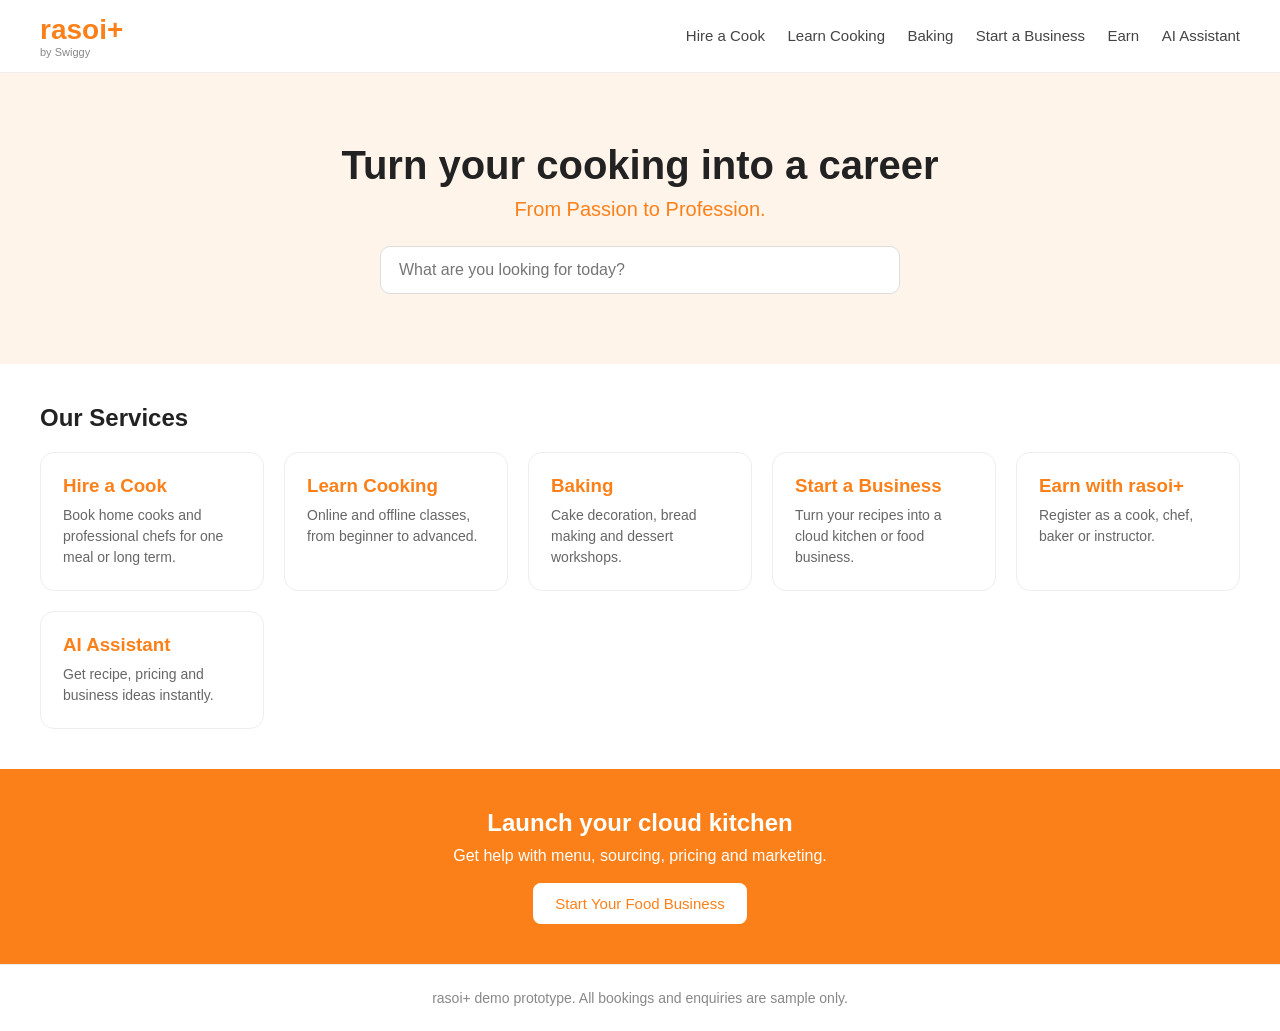
<file: rasoi-plus/index.html>
<!DOCTYPE html>
<html lang="en">
<head>
  <meta charset="UTF-8">
  <meta name="viewport" content="width=device-width, initial-scale=1.0">
  <title>From Passion to Profession | rasoi+</title>
  <link rel="stylesheet" href="style.css">
</head>
<body>
<header>
  <a href="index.html" class="logo">rasoi+<small>by Swiggy</small></a>
  <nav>
    <a href="hire-cook.html">Hire a Cook</a>
    <a href="learn.html">Learn Cooking</a>
    <a href="baking.html">Baking</a>
    <a href="start-business.html">Start a Business</a>
    <a href="earn.html">Earn</a>
    <a href="assistant.html">AI Assistant</a>
  </nav>
</header>

<div class="hero">
  <h1>Turn your cooking into a career</h1>
  <p class="tagline">From Passion to Profession.</p>
  <input class="search" type="text" placeholder="What are you looking for today?">
</div>

<section>
  <h2>Our Services</h2>
  <div class="cards">
    <a class="card" href="hire-cook.html"><h3>Hire a Cook</h3><p>Book home cooks and professional chefs for one meal or long term.</p></a>
    <a class="card" href="learn.html"><h3>Learn Cooking</h3><p>Online and offline classes, from beginner to advanced.</p></a>
    <a class="card" href="baking.html"><h3>Baking</h3><p>Cake decoration, bread making and dessert workshops.</p></a>
    <a class="card" href="start-business.html"><h3>Start a Business</h3><p>Turn your recipes into a cloud kitchen or food business.</p></a>
    <a class="card" href="earn.html"><h3>Earn with rasoi+</h3><p>Register as a cook, chef, baker or instructor.</p></a>
    <a class="card" href="assistant.html"><h3>AI Assistant</h3><p>Get recipe, pricing and business ideas instantly.</p></a>
  </div>
</section>

<section class="promo">
  <h2>Launch your cloud kitchen</h2>
  <p>Get help with menu, sourcing, pricing and marketing.</p>
  <a class="btn" href="start-business.html">Start Your Food Business</a>
</section>

<footer>rasoi+ demo prototype. All bookings and enquiries are sample only.</footer>
<script src="script.js"></script>
</body>
</html>
</file>
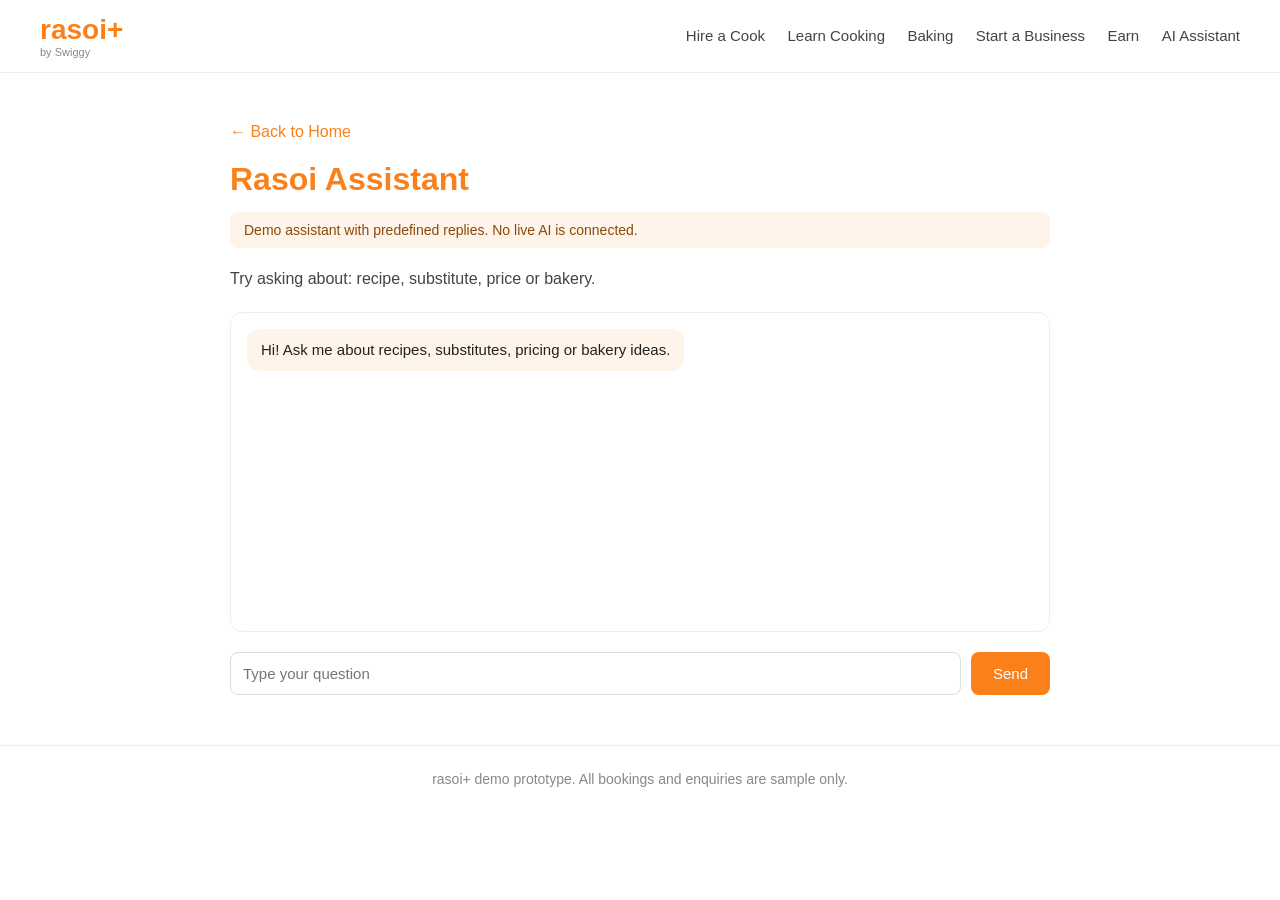
<file: rasoi-plus/assistant.html>
<!DOCTYPE html>
<html lang="en">
<head>
  <meta charset="UTF-8">
  <meta name="viewport" content="width=device-width, initial-scale=1.0">
  <title>AI Assistant | rasoi+</title>
  <link rel="stylesheet" href="style.css">
</head>
<body>
<header>
  <a href="index.html" class="logo">rasoi+<small>by Swiggy</small></a>
  <nav>
    <a href="hire-cook.html">Hire a Cook</a>
    <a href="learn.html">Learn Cooking</a>
    <a href="baking.html">Baking</a>
    <a href="start-business.html">Start a Business</a>
    <a href="earn.html">Earn</a>
    <a href="assistant.html">AI Assistant</a>
  </nav>
</header>
<div class="page">
  <a class="back" href="index.html">&larr; Back to Home</a>
  <h1>Rasoi Assistant</h1>
  <div class="demo-note">Demo assistant with predefined replies. No live AI is connected.</div>
  <p>Try asking about: recipe, substitute, price or bakery.</p>

  <div class="chat-box" id="chat-box">
    <div class="bubble bot">Hi! Ask me about recipes, substitutes, pricing or bakery ideas.</div>
  </div>
  <form class="chat-form" id="chat-form">
    <input id="chat-input" type="text" placeholder="Type your question">
    <button class="btn" type="submit">Send</button>
  </form>
</div>
<footer>rasoi+ demo prototype. All bookings and enquiries are sample only.</footer>
<script src="script.js"></script>
</body>
</html>
</file>
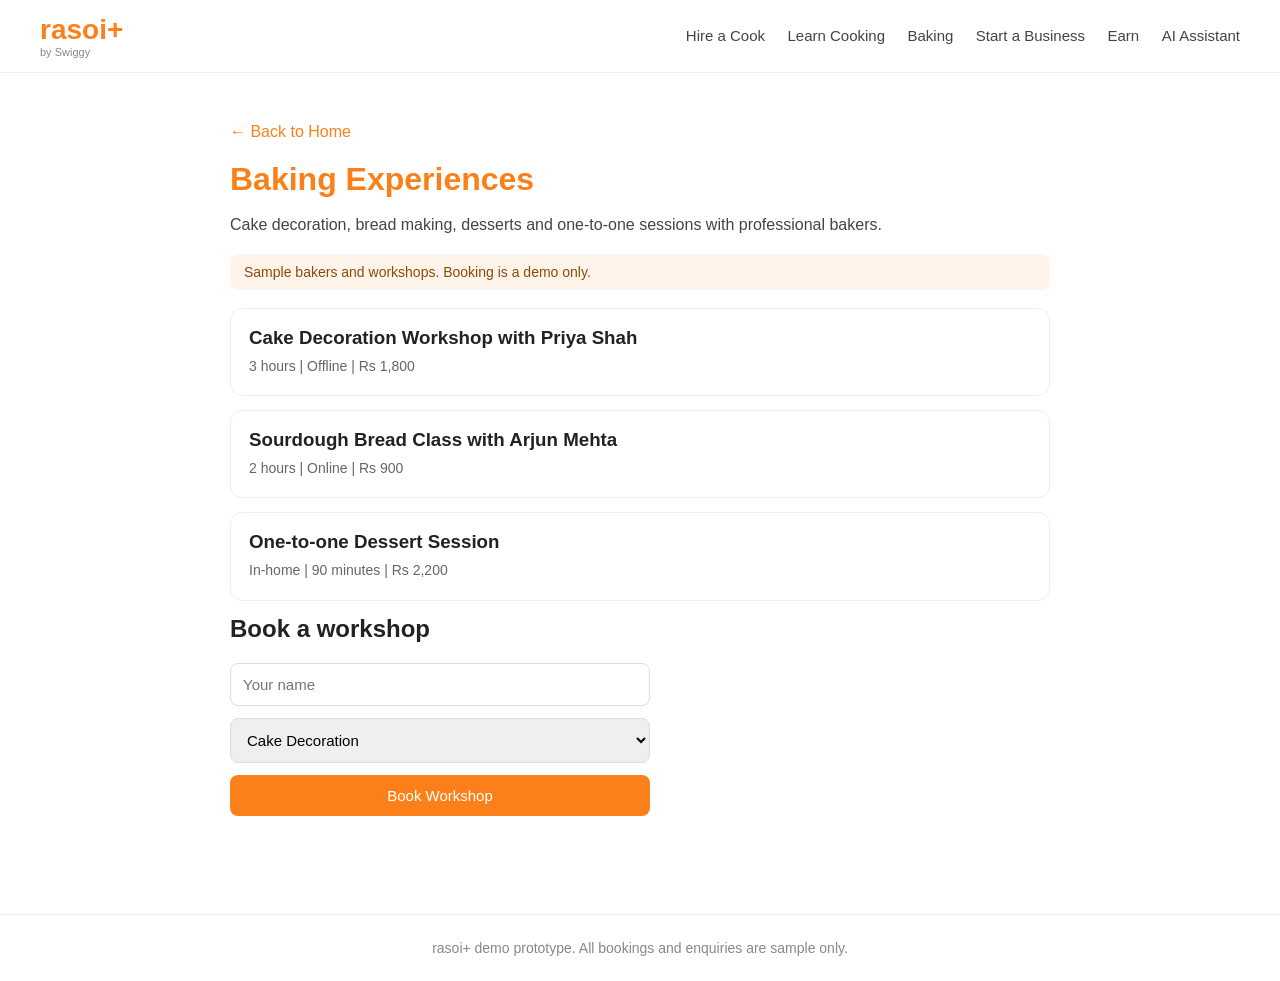
<file: rasoi-plus/baking.html>
<!DOCTYPE html>
<html lang="en">
<head>
  <meta charset="UTF-8">
  <meta name="viewport" content="width=device-width, initial-scale=1.0">
  <title>Baking Experiences | rasoi+</title>
  <link rel="stylesheet" href="style.css">
</head>
<body>
<header>
  <a href="index.html" class="logo">rasoi+<small>by Swiggy</small></a>
  <nav>
    <a href="hire-cook.html">Hire a Cook</a>
    <a href="learn.html">Learn Cooking</a>
    <a href="baking.html">Baking</a>
    <a href="start-business.html">Start a Business</a>
    <a href="earn.html">Earn</a>
    <a href="assistant.html">AI Assistant</a>
  </nav>
</header>
<div class="page">
  <a class="back" href="index.html">&larr; Back to Home</a>
  <h1>Baking Experiences</h1>
  <p>Cake decoration, bread making, desserts and one-to-one sessions with professional bakers.</p>
  <div class="demo-note">Sample bakers and workshops. Booking is a demo only.</div>

  <div class="item"><h3>Cake Decoration Workshop with Priya Shah</h3><p>3 hours | Offline | Rs 1,800</p></div>
  <div class="item"><h3>Sourdough Bread Class with Arjun Mehta</h3><p>2 hours | Online | Rs 900</p></div>
  <div class="item"><h3>One-to-one Dessert Session</h3><p>In-home | 90 minutes | Rs 2,200</p></div>

  <h2>Book a workshop</h2>
  <form data-demo="Workshop booking received">
    <input name="name" type="text" placeholder="Your name">
    <select name="workshop">
      <option>Cake Decoration</option><option>Bread Making</option><option>Desserts</option><option>One-to-one Session</option>
    </select>
    <button class="btn" type="submit">Book Workshop</button>
    <div class="message"></div>
  </form>
</div>
<footer>rasoi+ demo prototype. All bookings and enquiries are sample only.</footer>
<script src="script.js"></script>
</body>
</html>
</file>
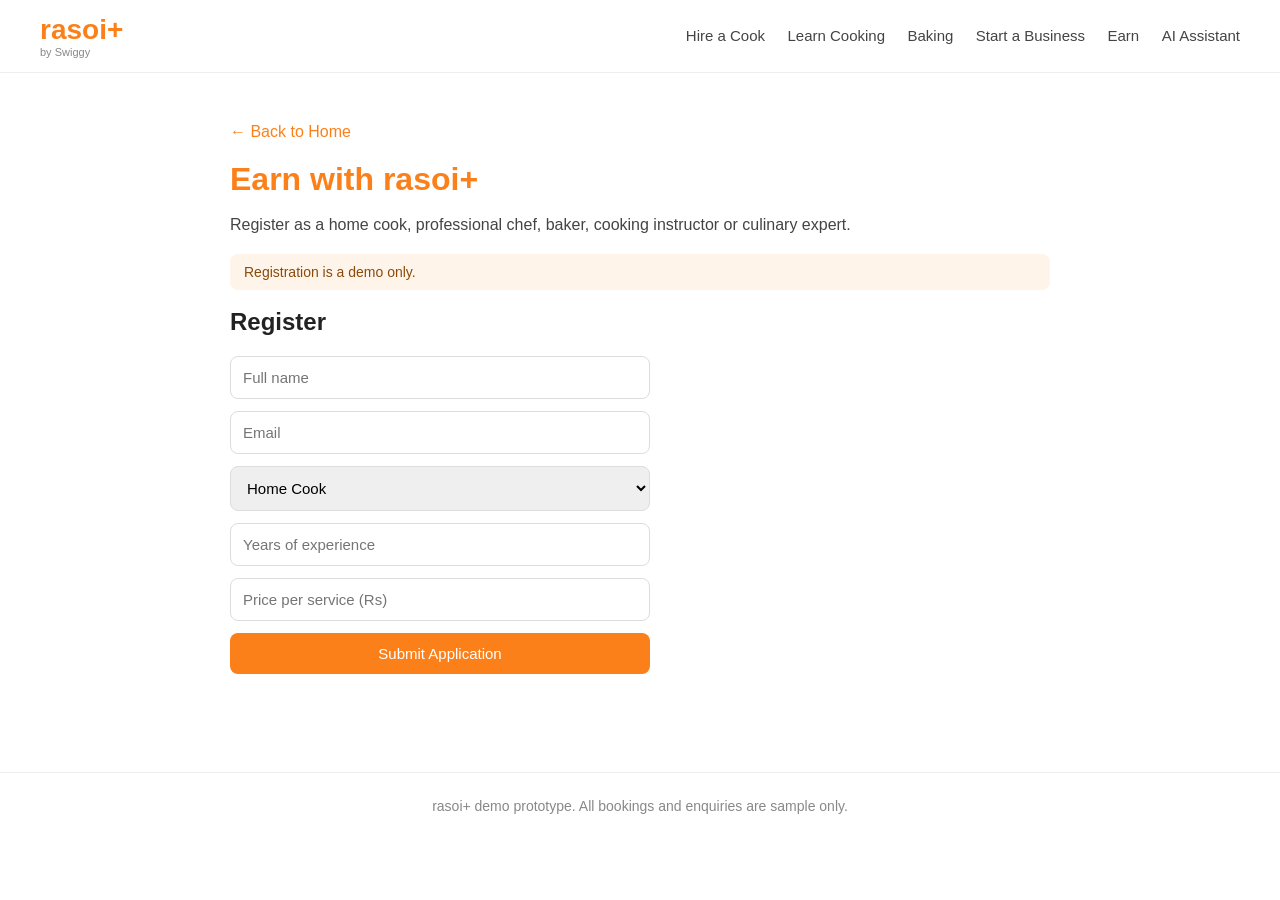
<file: rasoi-plus/earn.html>
<!DOCTYPE html>
<html lang="en">
<head>
  <meta charset="UTF-8">
  <meta name="viewport" content="width=device-width, initial-scale=1.0">
  <title>Earn with rasoi+ | rasoi+</title>
  <link rel="stylesheet" href="style.css">
</head>
<body>
<header>
  <a href="index.html" class="logo">rasoi+<small>by Swiggy</small></a>
  <nav>
    <a href="hire-cook.html">Hire a Cook</a>
    <a href="learn.html">Learn Cooking</a>
    <a href="baking.html">Baking</a>
    <a href="start-business.html">Start a Business</a>
    <a href="earn.html">Earn</a>
    <a href="assistant.html">AI Assistant</a>
  </nav>
</header>
<div class="page">
  <a class="back" href="index.html">&larr; Back to Home</a>
  <h1>Earn with rasoi+</h1>
  <p>Register as a home cook, professional chef, baker, cooking instructor or culinary expert.</p>
  <div class="demo-note">Registration is a demo only.</div>

  <h2>Register</h2>
  <form data-demo="Application submitted for review">
    <input name="name" type="text" placeholder="Full name">
    <input name="email" type="email" placeholder="Email">
    <select name="role">
      <option>Home Cook</option><option>Professional Chef</option><option>Baker</option><option>Cooking Instructor</option><option>Culinary Expert</option>
    </select>
    <input name="experience" type="number" placeholder="Years of experience" min="0">
    <input name="price" type="number" placeholder="Price per service (Rs)" min="0">
    <button class="btn" type="submit">Submit Application</button>
    <div class="message"></div>
  </form>
</div>
<footer>rasoi+ demo prototype. All bookings and enquiries are sample only.</footer>
<script src="script.js"></script>
</body>
</html>
</file>
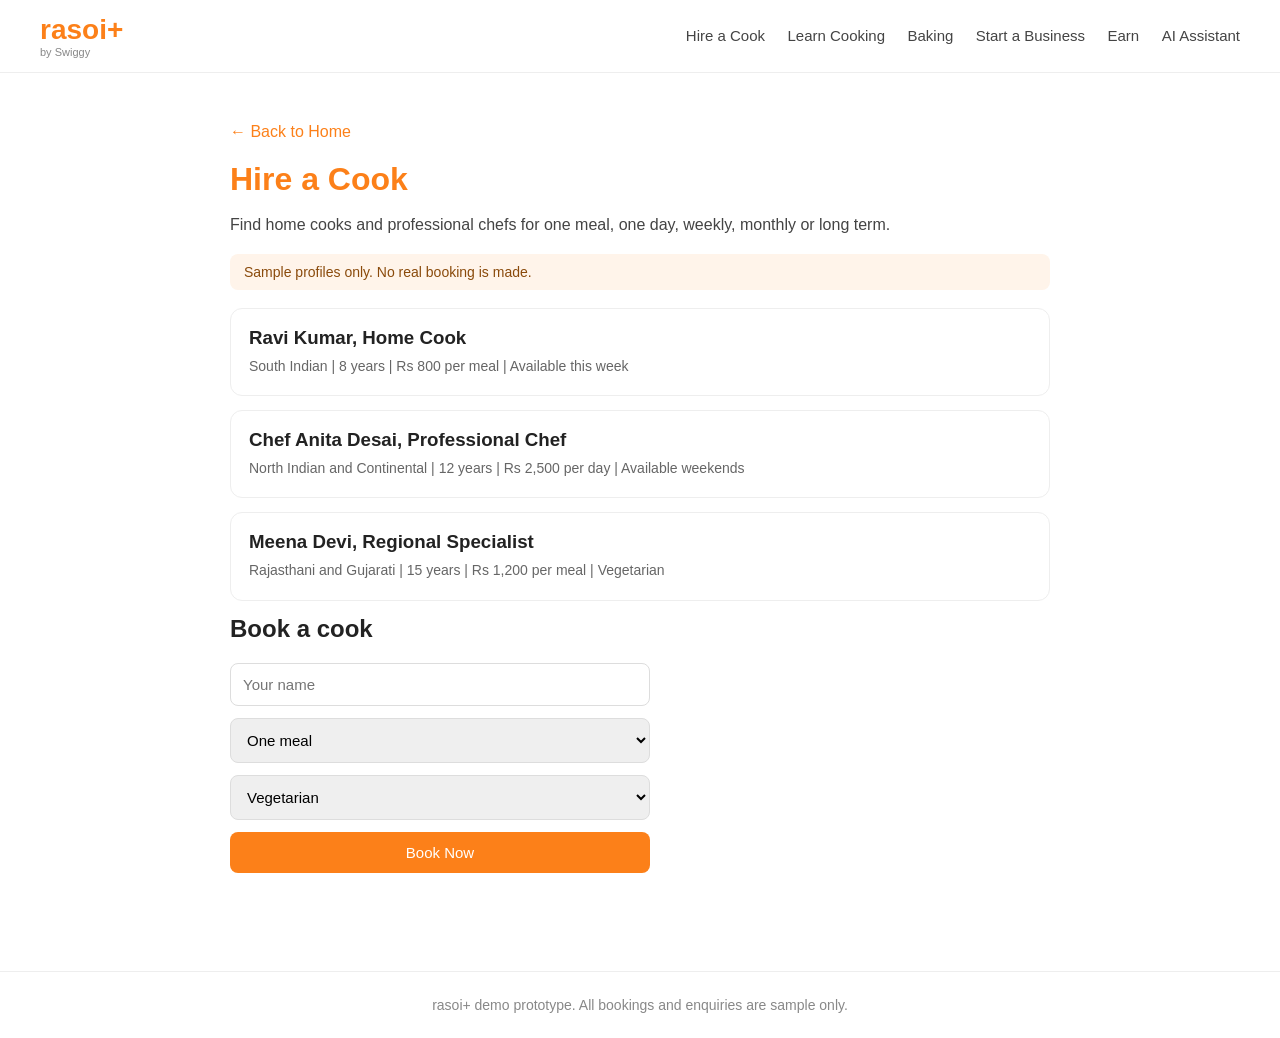
<file: rasoi-plus/hire-cook.html>
<!DOCTYPE html>
<html lang="en">
<head>
  <meta charset="UTF-8">
  <meta name="viewport" content="width=device-width, initial-scale=1.0">
  <title>Hire a Cook | rasoi+</title>
  <link rel="stylesheet" href="style.css">
</head>
<body>
<header>
  <a href="index.html" class="logo">rasoi+<small>by Swiggy</small></a>
  <nav>
    <a href="hire-cook.html">Hire a Cook</a>
    <a href="learn.html">Learn Cooking</a>
    <a href="baking.html">Baking</a>
    <a href="start-business.html">Start a Business</a>
    <a href="earn.html">Earn</a>
    <a href="assistant.html">AI Assistant</a>
  </nav>
</header>
<div class="page">
  <a class="back" href="index.html">&larr; Back to Home</a>
  <h1>Hire a Cook</h1>
  <p>Find home cooks and professional chefs for one meal, one day, weekly, monthly or long term.</p>
  <div class="demo-note">Sample profiles only. No real booking is made.</div>

  <div class="item"><h3>Ravi Kumar, Home Cook</h3><p>South Indian | 8 years | Rs 800 per meal | Available this week</p></div>
  <div class="item"><h3>Chef Anita Desai, Professional Chef</h3><p>North Indian and Continental | 12 years | Rs 2,500 per day | Available weekends</p></div>
  <div class="item"><h3>Meena Devi, Regional Specialist</h3><p>Rajasthani and Gujarati | 15 years | Rs 1,200 per meal | Vegetarian</p></div>

  <h2>Book a cook</h2>
  <form data-demo="Booking request received">
    <input name="name" type="text" placeholder="Your name">
    <select name="type">
      <option>One meal</option><option>One day</option><option>Weekly</option><option>Monthly</option><option>Long term</option>
    </select>
    <select name="diet"><option>Vegetarian</option><option>Non-vegetarian</option><option>Both</option></select>
    <button class="btn" type="submit">Book Now</button>
    <div class="message"></div>
  </form>
</div>
<footer>rasoi+ demo prototype. All bookings and enquiries are sample only.</footer>
<script src="script.js"></script>
</body>
</html>
</file>
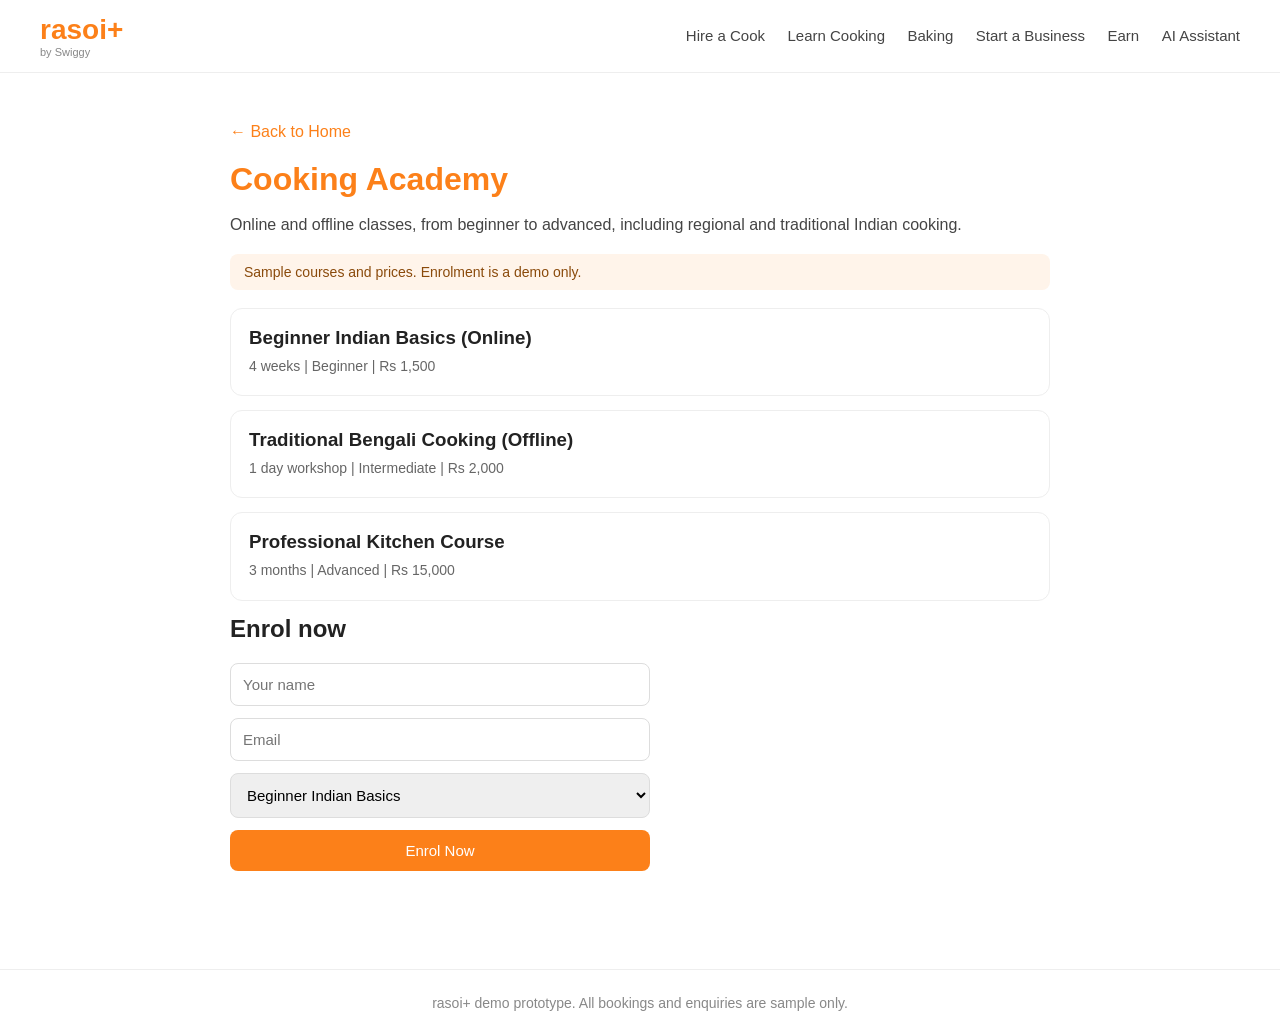
<file: rasoi-plus/learn.html>
<!DOCTYPE html>
<html lang="en">
<head>
  <meta charset="UTF-8">
  <meta name="viewport" content="width=device-width, initial-scale=1.0">
  <title>Learn Cooking | rasoi+</title>
  <link rel="stylesheet" href="style.css">
</head>
<body>
<header>
  <a href="index.html" class="logo">rasoi+<small>by Swiggy</small></a>
  <nav>
    <a href="hire-cook.html">Hire a Cook</a>
    <a href="learn.html">Learn Cooking</a>
    <a href="baking.html">Baking</a>
    <a href="start-business.html">Start a Business</a>
    <a href="earn.html">Earn</a>
    <a href="assistant.html">AI Assistant</a>
  </nav>
</header>
<div class="page">
  <a class="back" href="index.html">&larr; Back to Home</a>
  <h1>Cooking Academy</h1>
  <p>Online and offline classes, from beginner to advanced, including regional and traditional Indian cooking.</p>
  <div class="demo-note">Sample courses and prices. Enrolment is a demo only.</div>

  <div class="item"><h3>Beginner Indian Basics (Online)</h3><p>4 weeks | Beginner | Rs 1,500</p></div>
  <div class="item"><h3>Traditional Bengali Cooking (Offline)</h3><p>1 day workshop | Intermediate | Rs 2,000</p></div>
  <div class="item"><h3>Professional Kitchen Course</h3><p>3 months | Advanced | Rs 15,000</p></div>

  <h2>Enrol now</h2>
  <form data-demo="Enrolment request received">
    <input name="name" type="text" placeholder="Your name">
    <input name="email" type="email" placeholder="Email">
    <select name="course">
      <option>Beginner Indian Basics</option>
      <option>Traditional Bengali Cooking</option>
      <option>Professional Kitchen Course</option>
    </select>
    <button class="btn" type="submit">Enrol Now</button>
    <div class="message"></div>
  </form>
</div>
<footer>rasoi+ demo prototype. All bookings and enquiries are sample only.</footer>
<script src="script.js"></script>
</body>
</html>
</file>
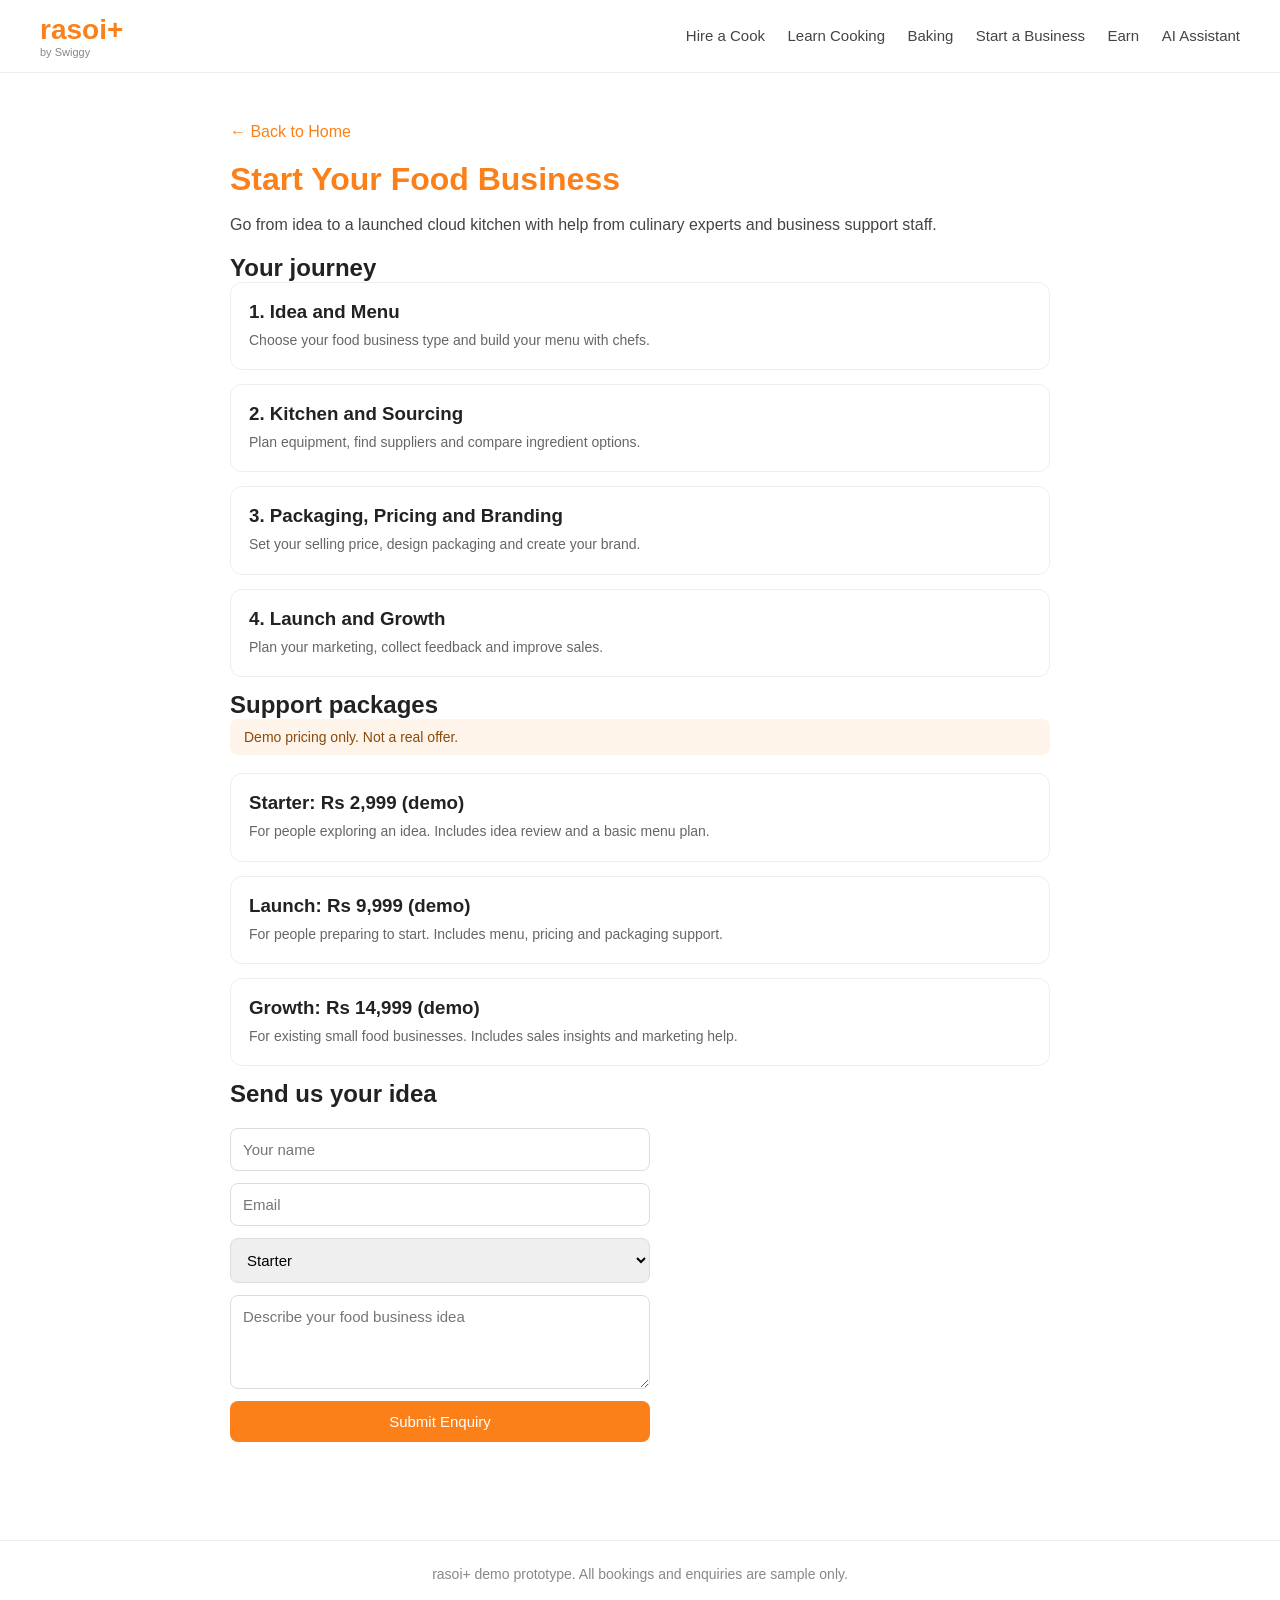
<file: rasoi-plus/start-business.html>
<!DOCTYPE html>
<html lang="en">
<head>
  <meta charset="UTF-8">
  <meta name="viewport" content="width=device-width, initial-scale=1.0">
  <title>Start Your Food Business | rasoi+</title>
  <link rel="stylesheet" href="style.css">
</head>
<body>
<header>
  <a href="index.html" class="logo">rasoi+<small>by Swiggy</small></a>
  <nav>
    <a href="hire-cook.html">Hire a Cook</a>
    <a href="learn.html">Learn Cooking</a>
    <a href="baking.html">Baking</a>
    <a href="start-business.html">Start a Business</a>
    <a href="earn.html">Earn</a>
    <a href="assistant.html">AI Assistant</a>
  </nav>
</header>
<div class="page">
  <a class="back" href="index.html">&larr; Back to Home</a>
  <h1>Start Your Food Business</h1>
  <p>Go from idea to a launched cloud kitchen with help from culinary experts and business support staff.</p>

  <h2>Your journey</h2>
  <div class="item"><h3>1. Idea and Menu</h3><p>Choose your food business type and build your menu with chefs.</p></div>
  <div class="item"><h3>2. Kitchen and Sourcing</h3><p>Plan equipment, find suppliers and compare ingredient options.</p></div>
  <div class="item"><h3>3. Packaging, Pricing and Branding</h3><p>Set your selling price, design packaging and create your brand.</p></div>
  <div class="item"><h3>4. Launch and Growth</h3><p>Plan your marketing, collect feedback and improve sales.</p></div>

  <h2>Support packages</h2>
  <div class="demo-note">Demo pricing only. Not a real offer.</div>
  <div class="item"><h3>Starter: Rs 2,999 (demo)</h3><p>For people exploring an idea. Includes idea review and a basic menu plan.</p></div>
  <div class="item"><h3>Launch: Rs 9,999 (demo)</h3><p>For people preparing to start. Includes menu, pricing and packaging support.</p></div>
  <div class="item"><h3>Growth: Rs 14,999 (demo)</h3><p>For existing small food businesses. Includes sales insights and marketing help.</p></div>

  <h2>Send us your idea</h2>
  <form data-demo="Enquiry submitted">
    <input name="name" type="text" placeholder="Your name">
    <input name="email" type="email" placeholder="Email">
    <select name="package">
      <option>Starter</option><option>Launch</option><option>Growth</option>
    </select>
    <textarea name="idea" rows="4" placeholder="Describe your food business idea"></textarea>
    <button class="btn" type="submit">Submit Enquiry</button>
    <div class="message"></div>
  </form>
</div>
<footer>rasoi+ demo prototype. All bookings and enquiries are sample only.</footer>
<script src="script.js"></script>
</body>
</html>
</file>
<file: rasoi-plus/style.css>
* { box-sizing: border-box; margin: 0; padding: 0; }
body { font-family: Arial, Helvetica, sans-serif; background: #fff; color: #222; }

/* Header */
header { display: flex; justify-content: space-between; align-items: center; padding: 14px 40px; border-bottom: 1px solid #eee; position: sticky; top: 0; background: #fff; z-index: 10; }
.logo { font-size: 28px; font-weight: 700; color: #FC8019; text-decoration: none; }
.logo small { font-size: 11px; color: #888; font-weight: normal; display: block; }
nav a { margin-left: 18px; text-decoration: none; color: #444; font-size: 15px; }
nav a:hover { color: #FC8019; }

/* Hero */
.hero { background: #FFF4EA; padding: 70px 40px; text-align: center; }
.hero h1 { font-size: 40px; margin-bottom: 10px; }
.tagline { color: #FC8019; font-size: 20px; margin-bottom: 25px; }
.search { width: 100%; max-width: 520px; padding: 14px 18px; font-size: 16px; border: 1px solid #ddd; border-radius: 10px; }

/* Sections and cards */
section { padding: 40px; }
section h2 { margin-bottom: 20px; font-size: 24px; }
.cards { display: grid; grid-template-columns: repeat(auto-fit, minmax(200px, 1fr)); gap: 20px; }
.card { border: 1px solid #eee; border-radius: 14px; padding: 22px; background: #fff; text-decoration: none; color: #222; transition: transform 0.2s, box-shadow 0.2s; }
.card:hover { transform: translateY(-4px); box-shadow: 0 6px 18px rgba(0,0,0,0.1); }
.card h3 { color: #FC8019; margin-bottom: 8px; }
.card p { font-size: 14px; color: #666; line-height: 1.5; }
.promo { background: #FC8019; color: #fff; text-align: center; }
.promo h2 { margin-bottom: 10px; }
.promo p { margin-bottom: 18px; }
.promo .btn { background: #fff; color: #FC8019; }

/* Buttons */
.btn { display: inline-block; background: #FC8019; color: #fff; padding: 12px 22px; border-radius: 8px; text-decoration: none; border: none; font-size: 15px; cursor: pointer; }
.btn:hover { background: #e06f10; }

/* Inner pages */
.page { padding: 50px 40px; max-width: 900px; margin: 0 auto; }
.page h1 { color: #FC8019; margin-bottom: 14px; }
.page p { line-height: 1.6; color: #444; margin-bottom: 16px; }
.back { display: inline-block; margin-bottom: 20px; color: #FC8019; text-decoration: none; }
.demo-note { background: #FFF4EA; padding: 10px 14px; border-radius: 8px; font-size: 14px; color: #8a4a0b; margin-bottom: 18px; }

/* Forms */
form { margin-top: 20px; display: grid; gap: 12px; max-width: 420px; }
input, select, textarea { padding: 12px; border: 1px solid #ddd; border-radius: 8px; font-size: 15px; font-family: inherit; }
.message { margin-top: 14px; font-weight: bold; min-height: 22px; }
.message.success { color: #2e7d32; }
.message.error { color: #c62828; }

/* Simple list of items */
.item { border: 1px solid #eee; border-radius: 12px; padding: 18px; margin-bottom: 14px; }
.item h3 { color: #222; margin-bottom: 6px; }
.item p { font-size: 14px; color: #666; margin-bottom: 0; }

/* Chat */
.chat-box { border: 1px solid #eee; border-radius: 12px; height: 320px; overflow-y: auto; padding: 16px; margin-top: 20px; display: flex; flex-direction: column; gap: 10px; }
.bubble { padding: 10px 14px; border-radius: 12px; max-width: 80%; font-size: 15px; line-height: 1.5; }
.bot { background: #FFF4EA; align-self: flex-start; }
.user { background: #FC8019; color: #fff; align-self: flex-end; }
.chat-form { display: flex; gap: 10px; max-width: 100%; }
.chat-form input { flex: 1; }

footer { text-align: center; padding: 25px; color: #888; font-size: 14px; border-top: 1px solid #eee; }

/* Mobile */
@media (max-width: 700px) {
  header { flex-direction: column; gap: 10px; padding: 14px; }
  nav a { margin: 0 8px; }
  .hero h1 { font-size: 28px; }
  section, .page { padding: 25px 18px; }
}
</file>
